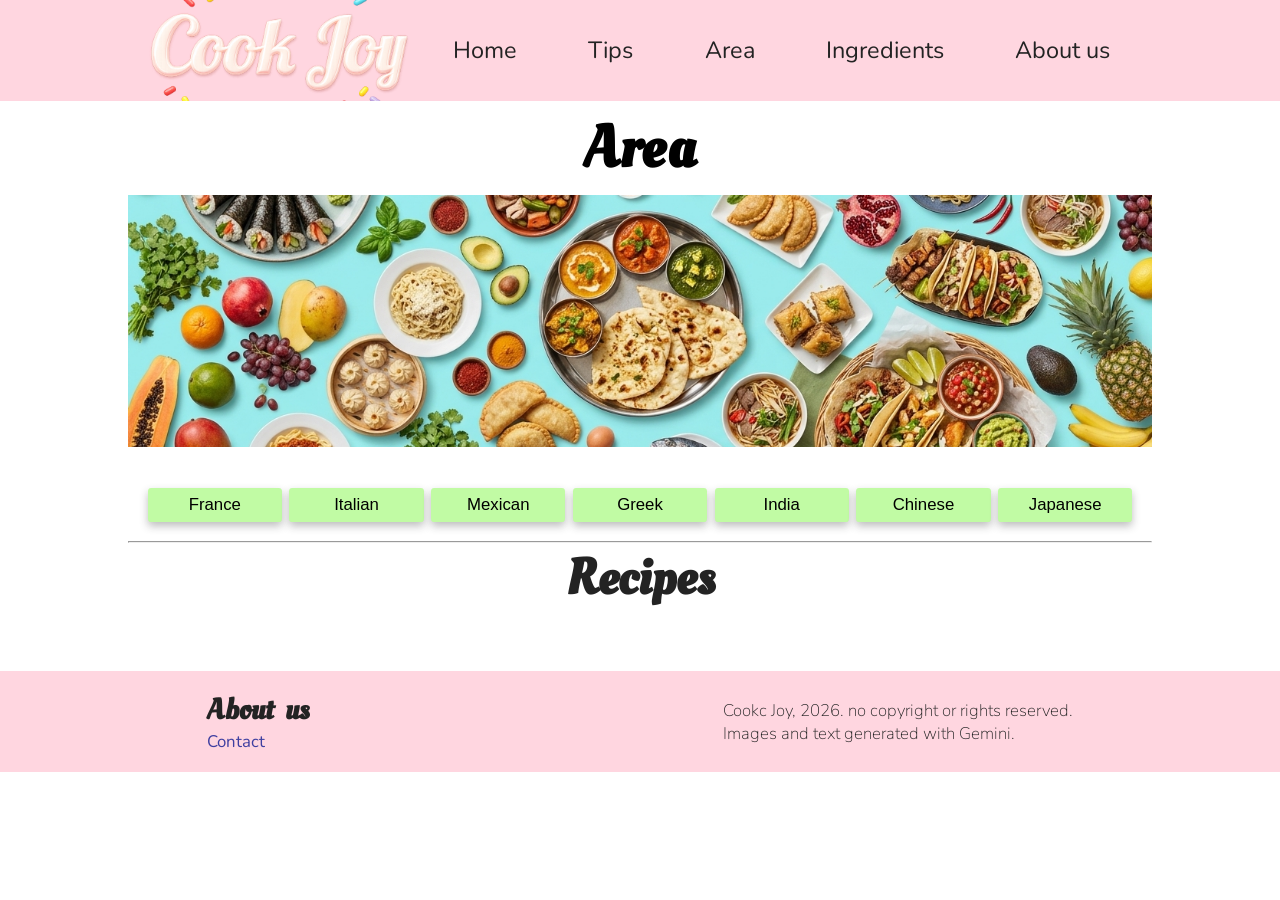
<file: html/area.html>
<!doctype html>
<html lang="en">
  <head>
    <meta charset="UTF-8" />
    <meta name="viewport" content="width=device-width, initial-scale=1.0" />
    <title>Cook Joy</title>
    <link rel="stylesheet" href="../style/styles.css" />
    <script type="module" src="../javaScript/main.js"></script>
  </head>

  <body>
    <!--Header & Navbar-->
    <header>
      <a href="../index.html">
        <img
          id="logo"
          src="../images/Logo.png"
          alt="Logo: text 'Cook Joy' with confetti"
      /></a>
      <nav>
        <a href="../index.html">Home</a>
        <a href="tip.html">Tips</a>
        <a href="area.html">Area</a>
        <a href="ingredients.html">Ingredients</a>
        <a href="aboutus.html">About us</a>
      </nav>
    </header>

    <div class="container">
      <h1>Area</h1>
      <div>
        <!--topic image-->
        <img
          class="topicImage"
          src="../images/Food.png"
          alt="topic image: A variety of world cuisines, including Indian curry, naan, tacos, sushi, gyoza, and more."
        />
      </div>

      <div class="areaLinkButtons">
        <div>
          <button>France</button>
          <button>Italian</button>
          <button>Mexican</button>
          <button>Greek</button>
          <button>India</button>
          <button>Chinese</button>
          <button>Japanese</button>
        </div>
      </div>

      <hr />
      <h2>Recipes</h2>
      <!--element skapas via JS-kod-->
      <div id="recipeContainer"></div>
    </div>

    <!--Footer-->
    <footer>
      <div>
        <a href="aboutus.html"><h3>About us</h3></a>
        <a href="aboutus.html">Contact</a>
      </div>

      <div>
        <p>Cookc Joy, 2026. no copyright or rights reserved.</p>
        <p>Images and text generated with Gemini.</p>
      </div>
    </footer>
  </body>
</html>
</file>
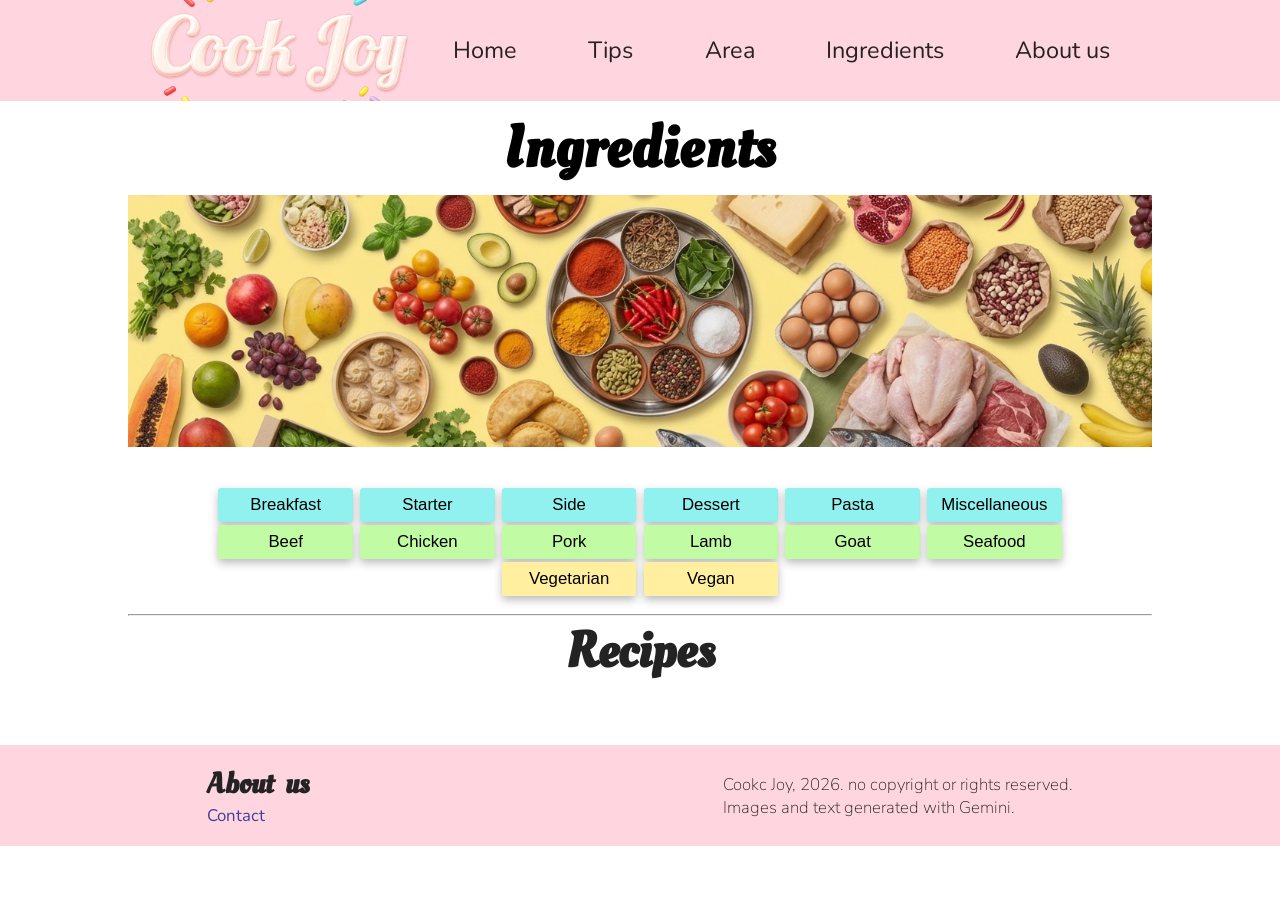
<file: html/ingredients.html>
<!doctype html>
<html lang="en">
  <head>
    <meta charset="UTF-8" />
    <meta name="viewport" content="width=device-width, initial-scale=1.0" />
    <title>Cook Joy</title>
    <link rel="stylesheet" href="../style/styles.css" />
    <script src="../javaScript/main.js" type="module"></script>
  </head>

  <body>
    <header>
      <a href="../index.html">
        <img
          id="logo"
          src="../images/Logo.png"
          alt="Logo: text 'Cook Joy' with confetti"
      /></a>
      <nav>
        <a href="../index.html">Home</a>
        <a href="tip.html">Tips</a>
        <a href="area.html">Area</a>
        <a href="ingredients.html">Ingredients</a>
        <a href="aboutus.html">About us</a>
      </nav>
    </header>
    <div class="container">
      <h1>Ingredients</h1>
      <div>
        <!--topic image-->
        <img
          class="topicImage"
          src="../images/ingredients.png"
          alt="topic image: Tomatoes, avocado, chili peppers, chicken, fish, cheese, grapes, and various other ingredients."
        />
      </div>
      <div class="categoryButtons" id="categoryLinkButtons">
        <div>
          <button>Breakfast</button>
          <button>Starter</button>
          <button>Side</button>
          <button>Dessert</button>
          <button>Pasta</button>
          <button>Miscellaneous</button>
        </div>
      </div>

      <div class="categoryButtons" id="ingLinkButtons">
        <div>
          <button>Beef</button>
          <button>Chicken</button>
          <button>Pork</button>
          <button>Lamb</button>
          <button>Goat</button>
          <button>Seafood</button>
        </div>
      </div>

      <div class="categoryButtons" id="vegLinkButtons">
        <div>
          <button>Vegetarian</button>
          <button>Vegan</button>
        </div>
      </div>
      <hr />
      <h2>Recipes</h2>
      <!--element skapas via JS-kod-->
      <div id="recipeContainer"></div>
    </div>

    <!--Footer-->
    <footer>
      <div>
        <a href="aboutus.html"><h3>About us</h3></a>
        <a href="aboutus.html">Contact</a>
      </div>

      <div>
        <p>Cookc Joy, 2026. no copyright or rights reserved.</p>
        <p>Images and text generated with Gemini.</p>
      </div>
    </footer>
  </body>
</html>
</file>
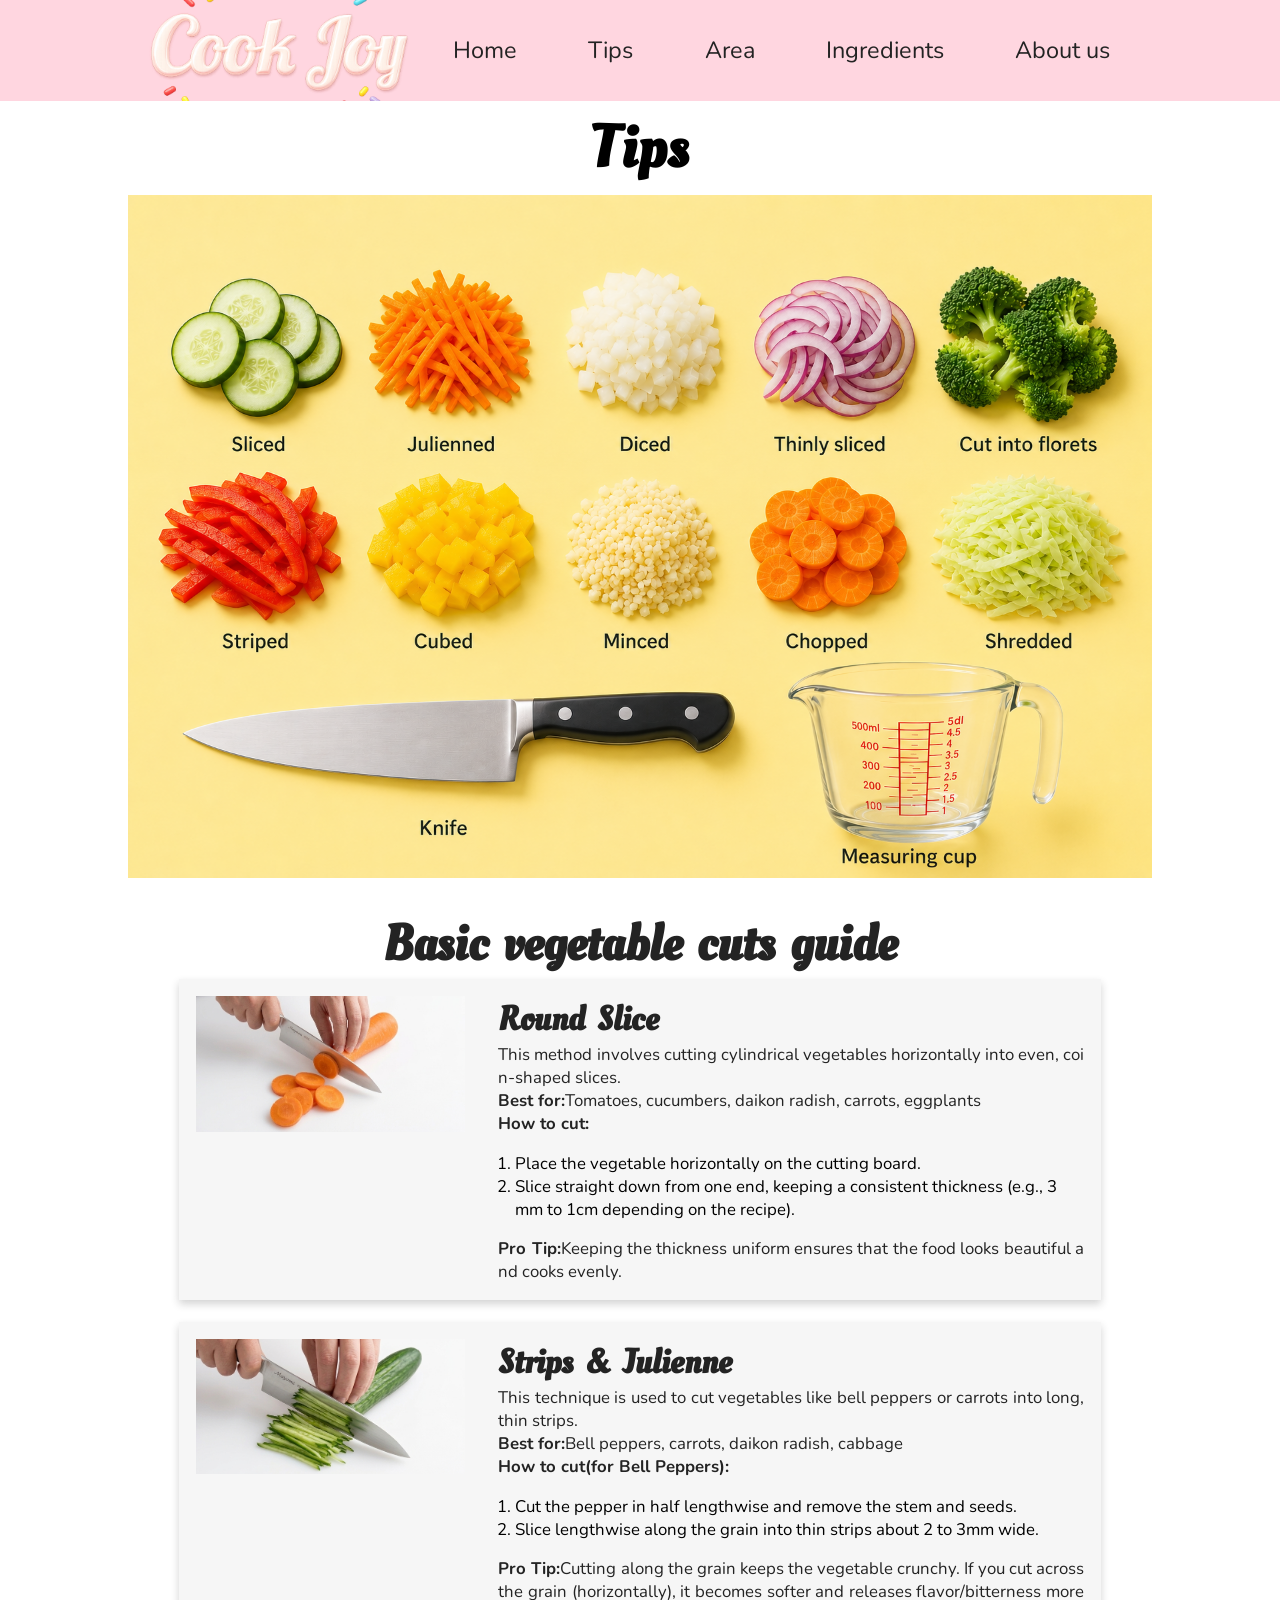
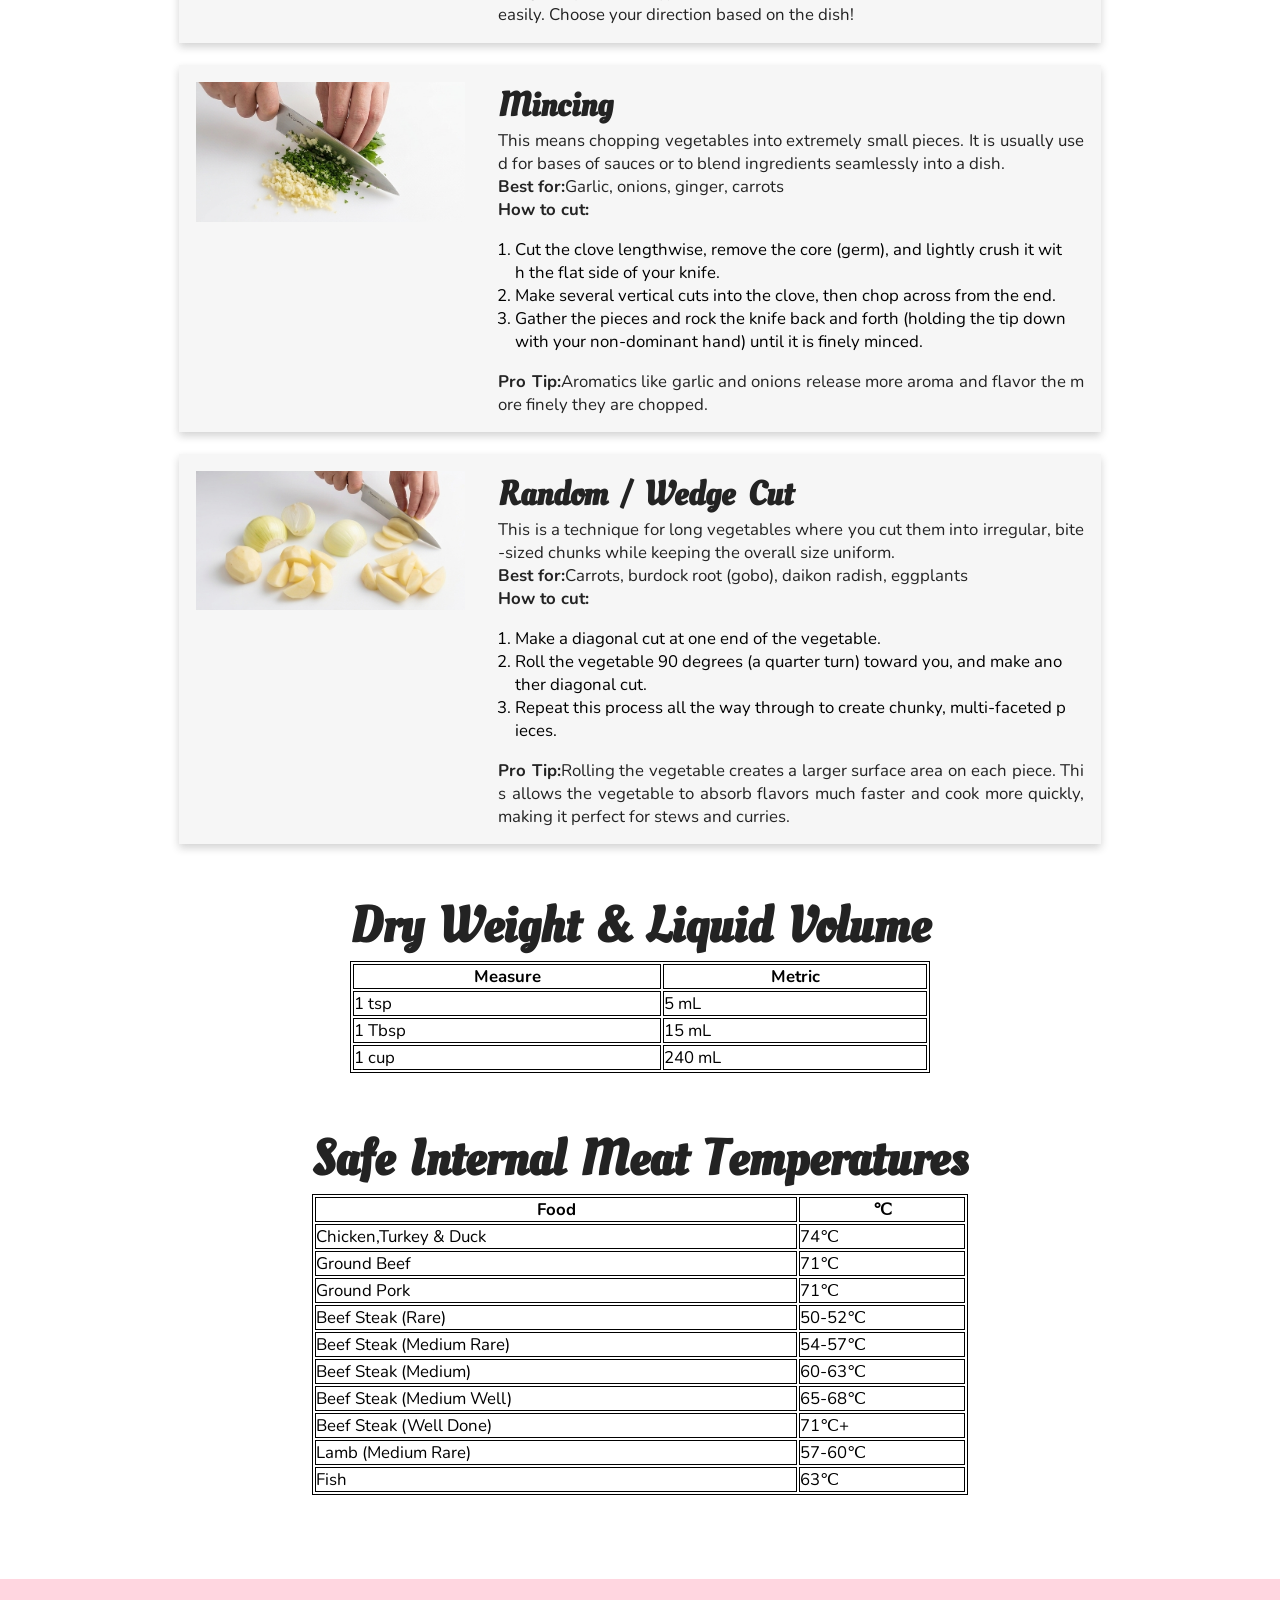
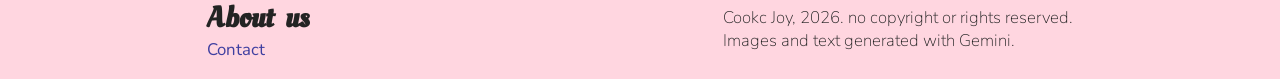
<file: html/tip.html>
<!doctype html>
<html lang="en">
  <head>
    <meta charset="UTF-8" />
    <meta name="viewport" content="width=device-width, initial-scale=1.0" />
    <title>Cook Joy</title>
    <link rel="stylesheet" href="../style/styles.css" />
    <script src="../javaScript/main.js" type="module"></script>
  </head>

  <body>
    <header>
      <a href="../index.html">
        <img
          id="logo"
          src="../images/Logo.png"
          alt="Logo: text 'Cook Joy' with confetti"
      /></a>
      <nav>
        <a href="../index.html">Home</a>
        <a href="tip.html">Tips</a>
        <a href="area.html">Area</a>
        <a href="ingredients.html">Ingredients</a>
        <a href="aboutus.html">About us</a>
      </nav>
    </header>

    <div class="container">
      <h1>Tips</h1>
      <div>
        <!--topic image-->
        <img
          class="topicImageTip"
          src="../images/cutVeg.png"
          alt="topic image:Vegetables cut in various ways such as round slices and mincing, alongside a knife and measuring cup."
        />
      </div>

      <main id="main-tips">
        <!--Vegetable cuts guide-->
        <h2>Basic vegetable cuts guide</h2>
        <!--Roudn Slice-->
        <section class="tipsCard">
          <div>
            <img
              class="tipsImg"
              src="../images/tips/roundSlice.png"
              alt="Cutting vegetables into round slices"
            />
          </div>
          <div class="cutsGuidetext">
            <h3>Round Slice</h3>
            <p>
              This method involves cutting cylindrical vegetables horizontally
              into even, coin-shaped slices.
            </p>
            <p>
              <b>Best for:</b>Tomatoes, cucumbers, daikon radish, carrots,
              eggplants
            </p>
            <p><b>How to cut:</b></p>
            <ol>
              <li>Place the vegetable horizontally on the cutting board.</li>
              <li>
                Slice straight down from one end, keeping a consistent thickness
                (e.g., 3mm to 1cm depending on the recipe).
              </li>
            </ol>
            <p>
              <b>Pro Tip:</b>Keeping the thickness uniform ensures that the food
              looks beautiful and cooks evenly.
            </p>
          </div>
        </section>

        <!--Strips & Julienne-->
        <section class="tipsCard">
          <div>
            <img
              class="tipsImg"
              src="../images/tips/StripsJulienne.png"
              alt="Cutting vegetables into thin strips"
            />
          </div>
          <div class="cutsGuidetext">
            <h3>Strips & Julienne</h3>
            <p>
              This technique is used to cut vegetables like bell peppers or
              carrots into long, thin strips.
            </p>
            <p><b>Best for:</b>Bell peppers, carrots, daikon radish, cabbage</p>
            <p><b>How to cut(for Bell Peppers):</b></p>
            <ol>
              <li>
                Cut the pepper in half lengthwise and remove the stem and seeds.
              </li>
              <li>
                Slice lengthwise along the grain into thin strips about 2 to 3mm
                wide.
              </li>
            </ol>
            <p>
              <b>Pro Tip:</b>Cutting along the grain keeps the vegetable
              crunchy. If you cut across the grain (horizontally), it becomes
              softer and releases flavor/bitterness more easily. Choose your
              direction based on the dish!
            </p>
          </div>
        </section>
        <!--Mincing-->
        <section class="tipsCard">
          <div>
            <img
              class="tipsImg"
              src="../images/tips/Mincing.png"
              alt="Mincing vegetables"
            />
          </div>
          <div class="cutsGuidetext">
            <h3>Mincing</h3>
            <p>
              This means chopping vegetables into extremely small pieces. It is
              usually used for bases of sauces or to blend ingredients
              seamlessly into a dish.
            </p>
            <p><b>Best for:</b>Garlic, onions, ginger, carrots</p>
            <p><b>How to cut:</b></p>
            <ol>
              <li>
                Cut the clove lengthwise, remove the core (germ), and lightly
                crush it with the flat side of your knife.
              </li>
              <li>
                Make several vertical cuts into the clove, then chop across from
                the end.
              </li>
              <li>
                Gather the pieces and rock the knife back and forth (holding the
                tip down with your non-dominant hand) until it is finely minced.
              </li>
            </ol>
            <p>
              <b>Pro Tip:</b>Aromatics like garlic and onions release more aroma
              and flavor the more finely they are chopped.
            </p>
          </div>
        </section>
        <!--Random / Wedge Cut-->
        <section class="tipsCard">
          <div>
            <img
              class="tipsImg"
              src="../images/tips/RandomWedgeCut.png"
              alt="Cutting vegetables into random-sized pieces."
            />
          </div>
          <div class="cutsGuidetext">
            <h3>Random / Wedge Cut</h3>
            <p>
              This is a technique for long vegetables where you cut them into
              irregular, bite-sized chunks while keeping the overall size
              uniform.
            </p>
            <p>
              <b>Best for:</b>Carrots, burdock root (gobo), daikon radish,
              eggplants
            </p>
            <p><b>How to cut:</b></p>
            <ol>
              <li>Make a diagonal cut at one end of the vegetable.</li>
              <li>
                Roll the vegetable 90 degrees (a quarter turn) toward you, and
                make another diagonal cut.
              </li>
              <li>
                Repeat this process all the way through to create chunky,
                multi-faceted pieces.
              </li>
            </ol>
            <p>
              <b>Pro Tip:</b>Rolling the vegetable creates a larger surface area
              on each piece. This allows the vegetable to absorb flavors much
              faster and cook more quickly, making it perfect for stews and
              curries.
            </p>
          </div>
        </section>

        <section class="cookingGuide">
          <h2>Dry Weight & Liquid Volume</h2>
          <table>
            <tr>
              <th>Measure</th>
              <th>Metric</th>
            </tr>
            <tr>
              <td>1 tsp</td>
              <td>5 mL</td>
            </tr>
            <tr>
              <td>1 Tbsp</td>
              <td>15 mL</td>
            </tr>
            <tr>
              <td>1 cup</td>
              <td>240 mL</td>
            </tr>
          </table>
        </section>

        <section class="cookingGuide">
          <h2>Safe Internal Meat Temperatures</h2>
          <table>
            <tr>
              <th>Food</th>
              <th>℃</th>
            </tr>
            <tr>
              <td>Chicken,Turkey & Duck</td>
              <td>74℃</td>
            </tr>
            <tr>
              <td>Ground Beef</td>
              <td>71℃</td>
            </tr>
            <tr>
              <td>Ground Pork</td>
              <td>71℃</td>
            </tr>
            <tr>
              <td>Beef Steak (Rare)</td>
              <td>50-52℃</td>
            </tr>
            <tr>
              <td>Beef Steak (Medium Rare)</td>
              <td>54-57℃</td>
            </tr>
            <tr>
              <td>Beef Steak (Medium)</td>
              <td>60-63℃</td>
            </tr>
            <tr>
              <td>Beef Steak (Medium Well)</td>
              <td>65-68℃</td>
            </tr>
            <tr>
              <td>Beef Steak (Well Done)</td>
              <td>71℃+</td>
            </tr>
            <tr>
              <td>Lamb (Medium Rare)</td>
              <td>57-60℃</td>
            </tr>
            <tr>
              <td>Fish</td>
              <td>63℃</td>
            </tr>
          </table>
        </section>
      </main>
    </div>
    <!--Footer-->
    <footer>
      <div>
        <a href="aboutus.html"><h3>About us</h3></a>
        <a href="aboutus.html">Contact</a>
      </div>

      <div>
        <p>Cookc Joy, 2026. no copyright or rights reserved.</p>
        <p>Images and text generated with Gemini.</p>
      </div>
    </footer>
  </body>
</html>
</file>
<file: style/styles.css>
@font-face {
  font-family: "Oleo Script";
  src: url(font/OleoScript-Regular.ttf);
}

@font-face {
  font-family: "Nunito";
  src: url(font/Nunito-VariableFont_wght.ttf);
}

/* Global Reset */
* {
  margin: 0;
  padding: 0;
  box-sizing: border-box;
}

/*=====================
Generella regler
=====================*/
html {
  font-size: 105%;
}

body {
  background-color: rgb(255, 255, 255);
  font-family: "Nunito", Helvetica, sans-serif;
  font-size: 1rem;
  margin: 0;
}

h1,
h2,
h3,
h4 {
  font-family:
    "Oleo Script",
    Franklin Gothic Medium,
    sans-serif;
  word-spacing: 0.3rem;
  text-align: center;
  color: rgb(35, 35, 35);
}
h2 {
  margin: 0;
}
h1 {
  letter-spacing: 0.075rem;
  text-align: center;
  color: rgb(0, 0, 0);
  margin: 0;
  padding: 0.4rem;
}
.linkToCategorizedRecipes h2 {
  margin-top: 1.5rem;
}
.linkToCategorizedRecipes h2:hover {
  text-shadow: 0 0 3rem rgb(255, 251, 0);
}

p {
  text-align: justify;
  color: rgb(35, 35, 35);
}

a {
  color: rgb(63, 63, 160);
  text-decoration: none;
}

hr {
  margin-top: 1rem;
}
/*Hero img*/
#hero {
  width: 100%;
  object-fit: cover;
}

/*Header navbar*/
header {
  background-color: rgb(255, 214, 224);
  display: flex;
  justify-content: center;
}
#logo {
  height: 5rem;
  width: auto;
}

nav a {
  display: inline-block;
}

nav a {
  color: rgb(35, 35, 35);
}

nav a:hover {
  font-weight: bold;
  text-decoration: underline;
}

nav h1 {
  color: rgb(255, 255, 255);
  text-shadow: 2px 2px 5px rgb(94, 93, 93);
  padding: 0;
}

/*Container*/
.container {
  margin: 0 auto;
  max-width: 80%;
}

/*Footer*/
footer {
  background-color: rgb(255, 214, 224);
  display: flex;
  justify-content: left;
}

footer div {
  margin: auto;
}

footer h3 {
  margin: 0;
}
footer p {
  font-size: 1rem;
  font-weight: lighter;
  margin: 0;
}

/* Home -random recipe card*/
#main-randomRecipe {
  display: flex;
  justify-content: center;
  align-items: center;
  flex-wrap: wrap;
  width: 100%;
}
#randomCard {
  background-color: rgba(255, 214, 224, 0.5);
  box-shadow: 0 4px 8px 0 rgba(35, 35, 35, 0.2);
  display: flex;
  flex-direction: row;
  justify-content: center;
  width: 100%;
  height: auto;
}

#randomCard div {
  text-align: left;
}

#randomCard h3 {
  text-align: left;
  margin: 0;
}
#randomCard p {
  margin-bottom: 1rem;
}

.recipeImg {
  height: auto;
  margin: 0 auto;
}

/*About us */

form ul {
  padding-left: 2rem;
}
.aboutusUl {
  list-style-type: none;
}

.aboutusUl li {
  margin-bottom: 0.5rem;
}
.aboutusUl input[type="text"] {
  box-sizing: border-box;
}

.aboutusUl textarea {
  box-sizing: border-box;
}

.aboutusUl input,
.aboutusUl textarea {
  font-size: 1rem;
  border: 0.05rem solid #ccc;
  border-radius: 0.04rem;
}
.aboutusUl li:last-child {
  text-align: right;
}

.formButton {
  background-color: rgb(255, 214, 224);
  width: 4rem;
  height: 2rem;
  border: none;
  border-radius: 0.7rem;
  box-shadow: 0 4px 8px 0 rgba(35, 35, 35, 0.3);
}

.formButton:hover {
  background-color: rgb(255, 160, 183);
}

#form {
  background-color: rgb(246, 246, 246);
  display: flex;
  flex-direction: column;
  width: 90%;
  height: auto;
  margin-bottom: 1.3rem;
  padding: 1.5rem;
}

/*Tips */
.topicImage {
  width: 100%;
  object-fit: cover;
}

.topicImageTip {
  width: 100%;
  height: auto;
  object-fit: cover;
}

#main-tips {
  display: flex;
  justify-content: center;
  align-items: center;
  flex-wrap: wrap;
  width: 100%;
}
.tipsCard {
  background-color: rgb(246, 246, 246);
  box-shadow: 0 4px 8px 0 rgba(35, 35, 35, 0.2);
  display: flex;
  width: 90%;
  height: auto;
  margin-bottom: 1.3rem;
}

.tipsCard div {
  margin: 1rem;

  text-align: left;
}

.tipsCard h3 {
  text-align: left;
  margin: 0;
}
.tipsImg {
  height: auto;
  margin: 0 auto;
}

table {
  width: 100%;
}
table,
th,
td {
  border: 1px solid black;
}

.cookingGuide {
  margin: 1.5rem;
}

/*Area and Ingredients buttons*/
.areaLinkButtons {
  display: flex;
  justify-content: center;
}

.areaLinkButtons button {
  background-color: rgb(193, 251, 164);
  border: none;
  box-shadow: 0 4px 8px 0 rgba(35, 35, 35, 0.3);
}

.areaLinkButtons button:hover {
  box-shadow: 0 4px 8px 0 rgba(35, 35, 35, 0.8);
}

.categoryButtons {
  display: flex;
  justify-content: center;
}

.categoryButtons button {
  background-color: rgb(193, 251, 164);
  border: none;
  box-shadow: 0 4px 8px 0 rgba(35, 35, 35, 0.3);
}

.categoryButtons button:hover {
  box-shadow: 0 4px 8px 0 rgba(35, 35, 35, 0.8);
}

#categoryLinkButtons button {
  background-color: rgb(144, 241, 239);
}

#vegLinkButtons button {
  background-color: rgb(255, 239, 159);
}

/*Area and Ingredients cards*/
.catgoraizedCard {
  background-color: rgba(255, 214, 224, 0.5);
  box-shadow: 0 4px 8px 0 rgba(35, 35, 35, 0.2);
  display: flex;
  flex-direction: row;
  width: 100%;
  height: auto;
}

.catgoraizedCard div {
  text-align: left;
}

.catgoraizedCard h3 {
  text-align: left;
  margin: 0;
}
.categoraizedRecipeImg {
  height: auto;
  margin: 0 auto;
}

/*recipe-container*/
#recipePageImg {
  grid-area: img;
}
#recipePageIng {
  grid-area: ing;
}
#recipePageIns {
  grid-area: ins;
}

.recipe-container {
  display: grid;
  grid-gap: 0.5rem;
  grid-template-areas:
    "img ing ing "
    "ins ins ins  ";
}

.recipe-container img {
  width: 100%;
  height: auto;
  margin: 0;
  padding: 0;
}

.recipe-container h3 {
  text-align: left;
  margin: 0;
}

.recipeDiv {
  background-color: rgb(246, 246, 246);
  text-align: left;
  padding: 0.7rem;
}

.recipeDiv ul,
ol {
  padding: 1rem;
  margin: 0;
}

.recipeDiv li {
  margin-bottom: 0.5rem;
}

/*=====================
Mobile
=====================*/
@media (max-width: 600px) {
  h1 {
    font-size: 1.7rem;
    margin: 0 0.5rem 0 0.5rem;
  }

  h2 {
    font-size: 1.5rem;
  }

  h3 {
    font-size: 1.2rem;
  }

  p {
    font-size: 0.7rem;
  }

  #hero {
    height: 10rem;
    margin-bottom: 0.5rem;
  }

  header {
    height: 2rem;
  }

  #logo {
    height: 2rem;
    width: auto;
  }
  nav a {
    padding: 0.6rem 0.2rem 0.6rem;
    font-size: 0.6rem;
  }

  /*footer*/
  footer {
    height: 5rem;
    margin-top: 1.5rem;
  }

  footer h3 {
    font-size: 1rem;
  }

  footer a {
    font-size: 0.8rem;
  }

  footer p {
    font-size: 0.6rem;
  }

  /*random recipe card*/
  #randomCard {
    flex-direction: column;
    margin-top: 0.5rem;
    margin-bottom: 0.5rem;
  }
  #randomCard p {
    font-size: 1rem;
  }
  #randomCard div {
    padding: 0.5rem;
  }

  .recipeImg {
    width: 100%;
  }

  /*About us*/
  .aboutusUl {
    font-size: 0.8rem;
  }

  .aboutusUl input[type="text"] {
    width: 70%;
  }

  .aboutusUl textarea {
    width: 90%;
    height: 3rem;
  }

  /*Topic Image*/
  .topicImage {
    height: 8rem;
    margin-bottom: 0.5rem;
  }

  .topicImageTip {
    margin-bottom: 0.5rem;
  }

  /*Tips*/
  .tipsCard {
    flex-direction: column;
  }

  .tipsImg {
    width: 10rem;
  }

  .cutsGuidetext p,
  li {
    font-size: 0.7rem;
    word-break: break-all;
  }

  /*Area and Ingredients buttons*/
  .areaLinkButtons button {
    width: 4.3rem;
    height: 1rem;
    border-radius: 0.2rem;
    margin: 0.1rem;
    font-size: 0.55rem;
  }
  .categoryButtons button {
    width: 4.3rem;
    height: 1rem;
    border-radius: 0.2rem;
    margin: 0.1rem;
    font-size: 0.55rem;
  }

  .areaSelect {
    margin: 0.7rem;
    font-size: 0.8rem;
  }

  select {
    font-size: 0.7rem;
  }

  #categoryLinkButtons button {
    width: 4.3rem;
  }

  #ingLinkButtons button {
    width: 4.3rem;
  }

  #vegLinkButtons button {
    width: 4.3rem;
  }

  /*Area and Ingredients cards*/
  .catgoraizedCard {
    margin-top: 0.7rem;
    margin-bottom: 0.7rem;
  }

  .catgoraizedCard div {
    margin: 0.5rem;
    padding: 0;
  }

  .categoraizedRecipeImg {
    width: 4rem;
  }

  .catgoraizedCard h3 {
    font-size: 1rem;
  }
  /*Recipe*/
  .recipe-container {
    grid-template-columns: 5rem 1fr 1fr;
  }
}

/*=====================
Surfplatta
=====================*/
@media (min-width: 601px) {
  h1 {
    font-size: 3rem;
    margin: 0;
  }

  h2 {
    font-size: 2.5rem;
  }

  h3 {
    font-size: 1.7rem;
  }

  p {
    font-size: 1rem;
  }

  #hero {
    height: 20rem;
    margin-bottom: 1.3rem;
  }

  header {
    height: 4rem;
  }

  #logo {
    height: 4rem;
    width: auto;
  }

  nav a {
    padding: 2rem 1rem 0 1rem;
    font-size: 0.8rem;
  }

  footer {
    height: 6rem;
    margin-top: 3.5rem;
  }

  footer h3 {
    font-size: 1.7rem;
  }

  footer p {
    font-size: 1rem;
  }

  /*random recipe card*/
  #randomCard {
    margin-top: 1.3rem;
    margin-bottom: 1.3rem;
  }

  #randomCard div {
    padding: 1.5rem;
  }

  .recipeImg {
    max-width: 13rem;
  }

  .recipeImg {
    width: 25rem;
  }

  /*About us*/
  form {
    margin: 1.5rem;
  }

  .aboutusUl {
    font-size: 1rem;
  }

  .aboutusUl input[type="text"] {
    max-width: 80%;
  }

  .aboutusUl textarea {
    width: 70%;
    height: 3rem;
  }

  /*Topic Image*/
  .topicImage {
    height: 15rem;
    margin-bottom: 2rem;
  }

  .topicImageTip {
    margin-bottom: 1.5rem;
  }

  /*Tips*/
  .tipsImg {
    width: 10rem;
  }

  .cutsGuidetext p,
  li {
    font-size: 1rem;
    word-break: break-all;
  }

  /*Area and Ingredients buttons*/
  .areaLinkButtons button {
    width: 6rem;
    height: 2rem;
    border-radius: 0.2rem;
    margin: 0.1rem;
    font-size: 1rem;
  }

  .categoryButtons button {
    width: 6rem;
    height: 2rem;
    border-radius: 0.2rem;
    margin: 0.1rem;
    font-size: 1rem;
  }

  .areaSelect {
    margin: 0.7rem;
    font-size: 1rem;
  }

  select {
    font-size: 1rem;
  }

  .categoryButtons button {
    width: 7rem;
  }

  /*Area and Ingredients cards*/
  .catgoraizedCard {
    margin-top: 0.7rem;
    margin-bottom: 0.7rem;
  }

  .catgoraizedCard div {
    margin: 0.5rem;
    padding: 0;
  }

  .categoraizedRecipeImg {
    width: 10rem;
  }

  .catgoraizedCard h3 {
    font-size: 2rem;
  }

  /*Recipe*/
  .recipe-container {
    grid-template-columns: 15rem 1fr 1fr;
  }
}

/*=====================
Desktop
=====================*/
@media (min-width: 1024px) {
  h1 {
    font-size: 3.5rem;
    margin: 0;
  }

  h2 {
    font-size: 3rem;
  }

  h3 {
    font-size: 2rem;
  }

  p {
    font-size: 1.4rem;
  }

  #hero {
    height: 27rem;
    margin-bottom: 3rem;
  }

  header {
    height: 6rem;
  }
  #logo {
    height: 6rem;
    width: auto;
  }
  nav a {
    padding: 2rem 2rem 0 2rem;
    font-size: 1.4rem;
  }

  footer {
    height: 6rem;
    margin-top: 3.5rem;
  }

  footer p {
    font-size: 1rem;
  }

  /*random recipe card*/
  #randomCard {
    margin-top: 1.3rem;
    margin-bottom: 1.3rem;
  }

  #randomCard div {
    padding: 1.5rem;
    margin: 1.5rem;
  }

  .recipeImg {
    max-width: 25rem;
  }

  /*About us*/
  form {
    margin: 3rem;
  }

  form ul {
    padding-left: 10rem;
  }

  .aboutusUl label,
  .aboutusUl input,
  .aboutusUl textarea {
    font-size: 1.5rem;
  }
  .formButton {
    width: 6rem;
  }
  /*Tips*/
  .tipsImg {
    width: 16rem;
  }

  /*Recipe*/
  .recipe-container {
    grid-template-columns: 23rem 1fr 1fr;
  }

  /*Ingredients category buttons*/
  .categoryButtons button {
    width: 8rem;
  }
  .areaLinkButtons button {
    width: 8rem;
  }

  /*Categoraized card*/
  .catgoraizedCard a {
    font-size: 1.5rem;
  }
}

/*=====================
Large Desktop
=====================*/
@media (min-width: 2000px) {
  h1 {
    font-size: 5rem;
    margin: 0;
  }

  h2 {
    font-size: 4rem;
  }

  h3 {
    font-size: 3rem;
  }

  p {
    font-size: 2rem;
  }

  nav a {
    padding: 2rem 2rem 0 2rem;
    font-size: 2.3rem;
  }

  footer {
    height: 6rem;
    margin-top: 3.5rem;
  }

  footer p {
    font-size: 1.5rem;
  }
  /*random recipe card*/
  .catgoraizedCard a {
    margin-bottom: 3rem;
  }
  /*About us*/
  form {
    margin: 3rem;
  }

  form ul {
    padding-left: 15rem;
  }

  .aboutusUl label,
  .aboutusUl input,
  .aboutusUl textarea {
    font-size: 2rem;
  }

  .formButton {
    width: 10rem;
    height: 3rem;
  }

  /*Tips*/
  .tipsImg {
    width: 25rem;
  }

  .cutsGuidetext p,
  li {
    font-size: 2rem;
  }

  .cookingGuide th,
  td {
    font-size: 2rem;
  }

  /*Recipe*/
  .recipe-container {
    grid-template-columns: 23rem 1fr 1fr;
  }

  /*Ingredients category buttons*/
  .categoryButtons button {
    width: 12rem;
    font-size: 1.5rem;
  }
  .areaLinkButtons button {
    width: 12rem;
    font-size: 1.5rem;
  }
}
</file>
